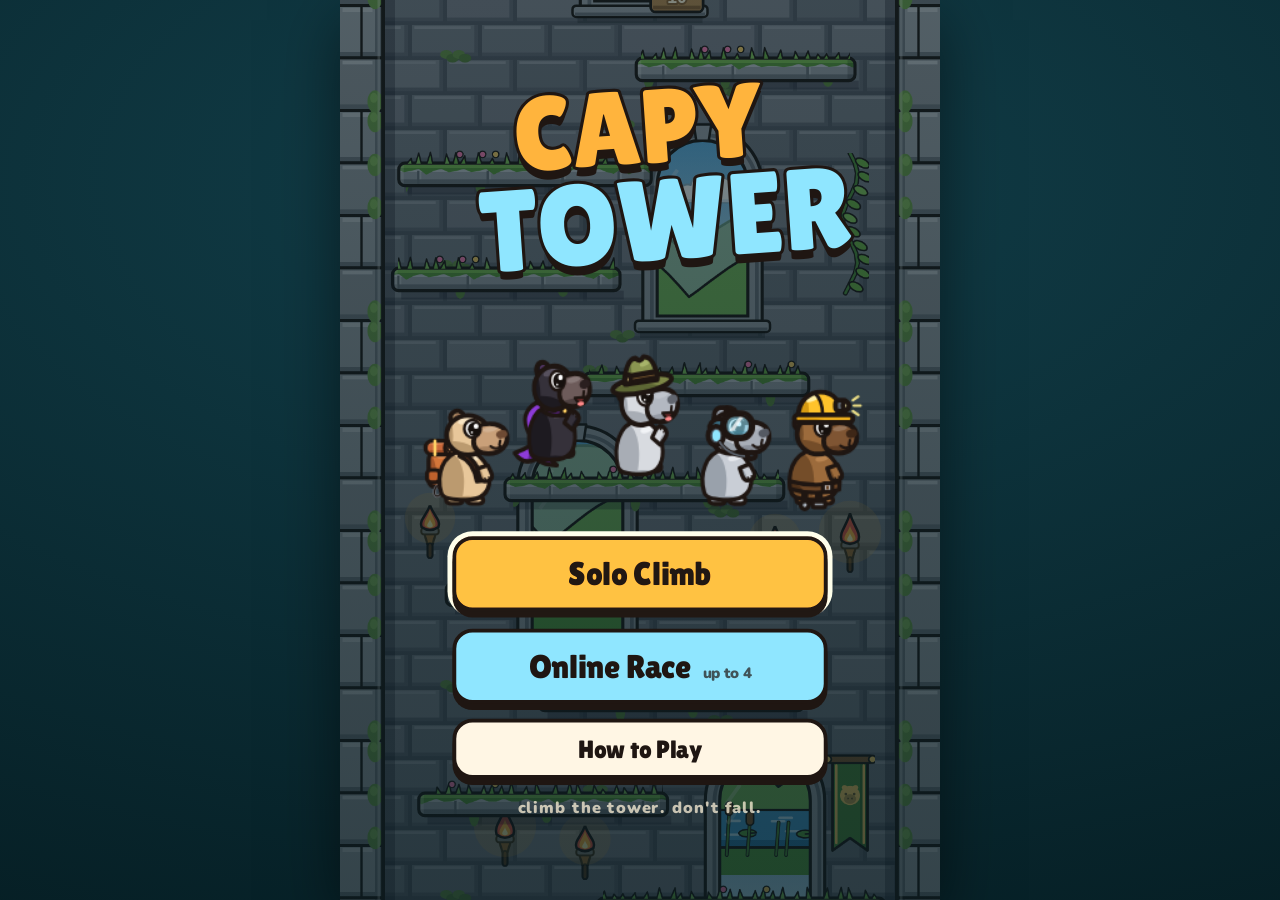
<file: index.html>
<!DOCTYPE html>
<html lang="en">
<head>
<meta charset="UTF-8">
<meta name="viewport" content="width=device-width, initial-scale=1.0, maximum-scale=1, user-scalable=no, viewport-fit=cover">
<meta name="theme-color" content="#0b3b45">
<meta name="description" content="Icy Tower with the Capy Leap crew: sprint, ricochet off the walls, chain combos and race friends online.">
<meta name="mobile-web-app-capable" content="yes">
<meta name="apple-mobile-web-app-capable" content="yes">
<meta name="apple-mobile-web-app-status-bar-style" content="black-translucent">
<meta name="apple-mobile-web-app-title" content="Capy Tower">
<meta name="format-detection" content="telephone=no">
<link rel="manifest" href="manifest.json">
<link rel="icon" type="image/png" sizes="192x192" href="icons/icon-192.png">
<link rel="apple-touch-icon" href="icons/apple-touch-icon.png">
<title>Capy Tower</title>
<link rel="preconnect" href="https://fonts.googleapis.com">
<link rel="preconnect" href="https://fonts.gstatic.com" crossorigin>
<link href="https://fonts.googleapis.com/css2?family=Lilita+One&family=Nunito:wght@700;900&display=swap" rel="stylesheet">
<link rel="stylesheet" href="style.css">
</head>
<body>
<div id="stage">
  <canvas id="game" width="480" height="720"></canvas>

  <section class="screen" id="s-title">
    <div class="logo"><span>CAPY</span><span>TOWER</span></div>
    <canvas class="title-capy" id="title-capy" width="360" height="200"></canvas>
    <div class="menu">
      <button class="btn big" data-go="solo" data-pad-start>Solo Climb</button>
      <button class="btn big alt" data-go="online">Online Race <small>up to 4</small></button>
      <button class="btn" data-go="howto">How to Play</button>
      <button class="btn ghost" id="install" hidden>📲 Install the app</button>
    </div>
    <div class="records" id="records"></div>
  </section>

  <section class="screen" id="s-select">
    <h2 class="heading">Pick your capy</h2>
    <div class="roster" id="roster"></div>
    <div class="char-info" id="char-info"></div>
    <div class="row">
      <button class="btn ghost" data-back>Back</button>
      <button class="btn big" id="select-go" data-pad-start>Let's climb!</button>
    </div>
    <p class="hint" data-pad="◀ ▶ to choose · {0} to go · {1} back">← → to choose · Enter to go</p>
  </section>

  <section class="screen" id="s-maps">
    <h2 class="heading">Pick a tower</h2>
    <div class="maplist" id="maplist"></div>
    <div class="row">
      <button class="btn ghost" data-back>Back</button>
      <button class="btn big" id="maps-go" data-pad-start>Climb!</button>
    </div>
    <p class="hint" data-pad="▲ ▼ to choose · {0} to climb · {1} back">↑ ↓ to choose · Enter to climb</p>
  </section>

  <section class="screen" id="s-ending">
    <video id="ending-video" playsinline preload="auto"></video>
    <div id="ending-title"></div>
    <button class="btn ghost" id="ending-skip">Skip ▸</button>
  </section>

  <section class="screen" id="s-online">
    <h2 class="heading">Online Race</h2>
    <p class="sub">Same tower, up to four capybaras. Last one standing wins.</p>
    <label class="field">Your name
      <input id="name" maxlength="12" autocomplete="off" spellcheck="false">
    </label>
    <div class="menu">
      <button class="btn big" id="quick" data-pad-default>Quick Race</button>
      <button class="btn alt" id="create">Create Private Room</button>
      <div class="join">
        <input id="code" maxlength="4" placeholder="CODE" autocomplete="off" spellcheck="false">
        <button class="btn alt" id="join">Join</button>
      </div>
    </div>
    <p class="status" id="online-status"></p>
    <button class="btn ghost" data-back>Back</button>
  </section>

  <section class="screen" id="s-lobby">
    <h2 class="heading">Room <span id="room-code" class="code"></span></h2>
    <p class="sub" id="lobby-sub">Share the code with friends</p>
    <div class="map-pick" id="map-pick">
      <button class="btn ghost" id="map-prev" aria-label="Previous tower">◀</button>
      <div><em id="lobby-map-tag"></em><b id="lobby-map-name"></b></div>
      <button class="btn ghost" id="map-next" aria-label="Next tower">▶</button>
    </div>
    <div class="slots" id="slots"></div>
    <div class="row">
      <button class="btn ghost" id="leave" data-pad-back>Leave</button>
      <button class="btn alt" id="change-char">Change Capy</button>
      <button class="btn alt" id="invite">Invite</button>
      <button class="btn big" id="ready" data-pad-start>Ready</button>
    </div>
    <p class="status" id="lobby-status"></p>
  </section>

  <section class="screen" id="s-over">
    <h2 class="heading big-over">Game Over</h2>
    <div class="scorecard" id="scorecard"></div>
    <div class="row">
      <button class="btn ghost" data-go="title" data-pad-back>Menu</button>
      <button class="btn alt" data-go="select">Change Capy</button>
      <button class="btn big" id="again" data-pad-start>Climb Again</button>
    </div>
    <p class="hint" data-pad="{0} to climb again · {1} menu">Space to climb again</p>
  </section>

  <section class="screen" id="s-results">
    <h2 class="heading">Race Results</h2>
    <div class="podium" id="podium"></div>
    <div class="row">
      <button class="btn ghost" id="results-leave">Leave Room</button>
      <button class="btn big" id="rematch" data-pad-back data-pad-start>Back to Lobby</button>
    </div>
  </section>

  <section class="screen" id="s-howto">
    <h2 class="heading">How to Play</h2>
    <ul class="howto">
      <li><b>← →</b> or <b>A D</b> run · <b>Space / ↑ / W</b> jump</li>
      <li><b>Speed = height.</b> Build a run-up and your capy jumps way higher. At full tilt it cartwheels.</li>
      <li><b>Ricochet off the walls:</b> hit a wall in mid-air and you fly back the other way at full speed. Steer the new way straight away to keep it. Jump right as you reach a wall to kick off it.</li>
      <li><b>Combos:</b> chain jumps of 2+ floors before the meter on the left runs out. Score = 10 × floor + combo².</li>
      <li>The tower starts moving at floor 5 and <b>speeds up every 30 s</b>. Drop off the bottom and it's over.</li>
      <li><b>P</b> pause · <b>M</b> mute · <b>N</b> next track</li>
      <li class="pad-help"><b>Controller:</b> stick or <b>◀ ▶</b> run · <b data-l="0">A</b> or <b>▲</b> jump · <b data-l="9">+</b> pause · <b data-l="1">B</b> back</li>
      <li><b>On a phone:</b> slide your left thumb on the pad to run, tap JUMP with your right. Turn the phone sideways for side controls.</li>
    </ul>
    <button class="btn big" data-back>Got it</button>
  </section>

  <section class="screen" id="s-install">
    <h2 class="heading">Install on iPhone</h2>
    <ol class="howto">
      <li>Tap the <b>Share</b> button <span class="ios-share">⬆︎</span> in Safari's toolbar.</li>
      <li>Scroll down and tap <b>Add to Home Screen</b>.</li>
      <li>Open <b>Capy Tower</b> from your home screen: full screen, no browser bars, and solo climbs work offline.</li>
    </ol>
    <button class="btn big" data-back>Got it</button>
  </section>

  <button id="pause-btn" aria-label="Pause">❚❚</button>
  <div id="toast"></div>
  <div id="track"></div>
</div>
<div id="safe-probe"></div>
<div id="touch" aria-hidden="true">
  <div id="steer"><i class="l">◀</i><b class="knob"></b><i class="r">▶</i></div>
  <div id="jump-pad"><span>JUMP</span></div>
</div>
<script src="js/capy-pad.js"></script>
<script type="module" src="js/main.js"></script>
</body>
</html>
</file>
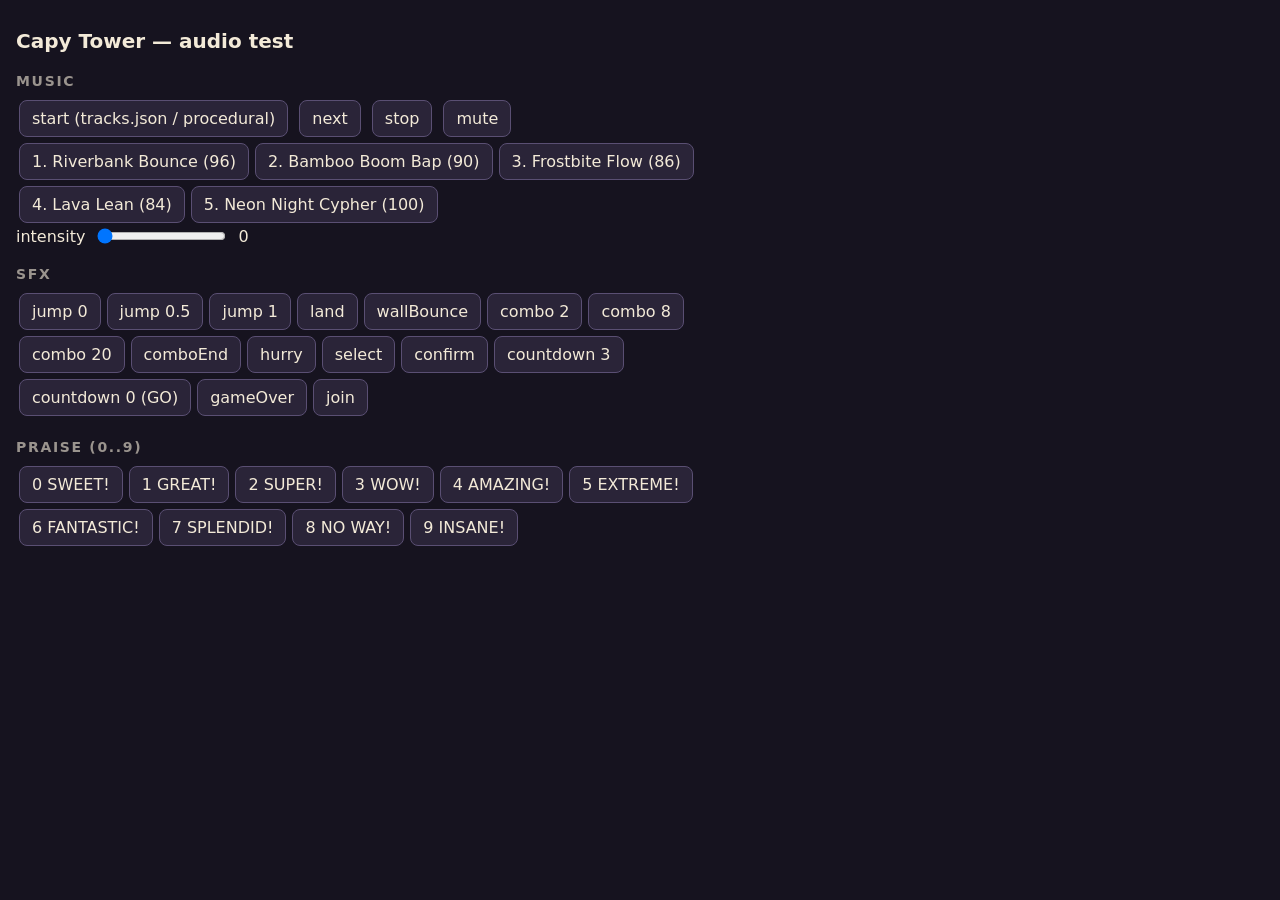
<file: dev/audio.html>
<!DOCTYPE html>
<html lang="en">
<head>
<meta charset="UTF-8">
<meta name="viewport" content="width=device-width, initial-scale=1">
<title>Capy Tower audio test</title>
<style>
  body{font-family:system-ui,sans-serif;background:#16131f;color:#f3ead8;margin:0;padding:16px;max-width:760px}
  h1{font-size:20px} h2{font-size:14px;letter-spacing:.12em;opacity:.6;margin:20px 0 8px}
  button{font:inherit;margin:3px;padding:8px 12px;border-radius:8px;border:1px solid #5a4f73;background:#2a2438;color:inherit;cursor:pointer}
  button:hover{background:#3a3150}
  #now{font-family:ui-monospace,monospace;margin:10px 0}
  label{display:flex;gap:10px;align-items:center}
</style>
</head>
<body>
<h1>Capy Tower — audio test</h1>
<div id="now">not started (click anything)</div>
<h2>MUSIC</h2>
<div>
  <button id="start">start (tracks.json / procedural)</button>
  <button id="next">next</button>
  <button id="stop">stop</button>
  <button id="mute">mute</button>
</div>
<div id="tracks"></div>
<label>intensity <input id="int" type="range" min="0" max="1" step="0.01" value="0"> <span id="intv">0</span></label>
<h2>SFX</h2>
<div id="sfx"></div>
<h2>PRAISE (0..9)</h2>
<div id="praise"></div>
<script type="module">
import { createAudio, TRACKS } from '../js/audio.js';
let A = null;
const $ = id => document.getElementById(id);
const get = () => (A ||= createAudio({ base: '../' }));
const show = () => { $('now').textContent = A ? `${A.music.mode || 'stopped'} · ${A.music.trackName}${A.muted ? ' · muted' : ''}` : ''; };
setInterval(show, 300);
const btn = (parent, label, fn) => { const b = document.createElement('button'); b.textContent = label; b.onclick = () => { fn(get()); show(); }; $(parent).appendChild(b); };
$('start').onclick = () => get().music.start();
$('next').onclick = () => get().music.next();
$('stop').onclick = () => get().music.stop();
$('mute').onclick = () => { const a = get(); a.setMuted(!a.muted); };
TRACKS.forEach((t, i) => btn('tracks', `${i + 1}. ${t.name} (${t.bpm})`, a => a.music.play(i)));
$('int').oninput = e => { $('intv').textContent = e.target.value; get().music.setIntensity(+e.target.value); };
const S = [
  ['jump 0', a => a.sfx.jump(0)], ['jump 0.5', a => a.sfx.jump(0.5)], ['jump 1', a => a.sfx.jump(1)],
  ['land', a => a.sfx.land()], ['wallBounce', a => a.sfx.wallBounce()],
  ['combo 2', a => a.sfx.combo(2)], ['combo 8', a => a.sfx.combo(8)], ['combo 20', a => a.sfx.combo(20)],
  ['comboEnd', a => a.sfx.comboEnd()], ['hurry', a => a.sfx.hurry()],
  ['select', a => a.sfx.select()], ['confirm', a => a.sfx.confirm()],
  ['countdown 3', a => a.sfx.countdown(3)], ['countdown 0 (GO)', a => a.sfx.countdown(0)],
  ['gameOver', a => a.sfx.gameOver()], ['join', a => a.sfx.join()],
];
S.forEach(([l, f]) => btn('sfx', l, f));
['SWEET', 'GREAT', 'SUPER', 'WOW', 'AMAZING', 'EXTREME', 'FANTASTIC', 'SPLENDID', 'NO WAY', 'INSANE']
  .forEach((w, i) => btn('praise', `${i} ${w}!`, a => a.sfx.praise(i)));
window.__audio = () => A;
</script>
</body>
</html>
</file>
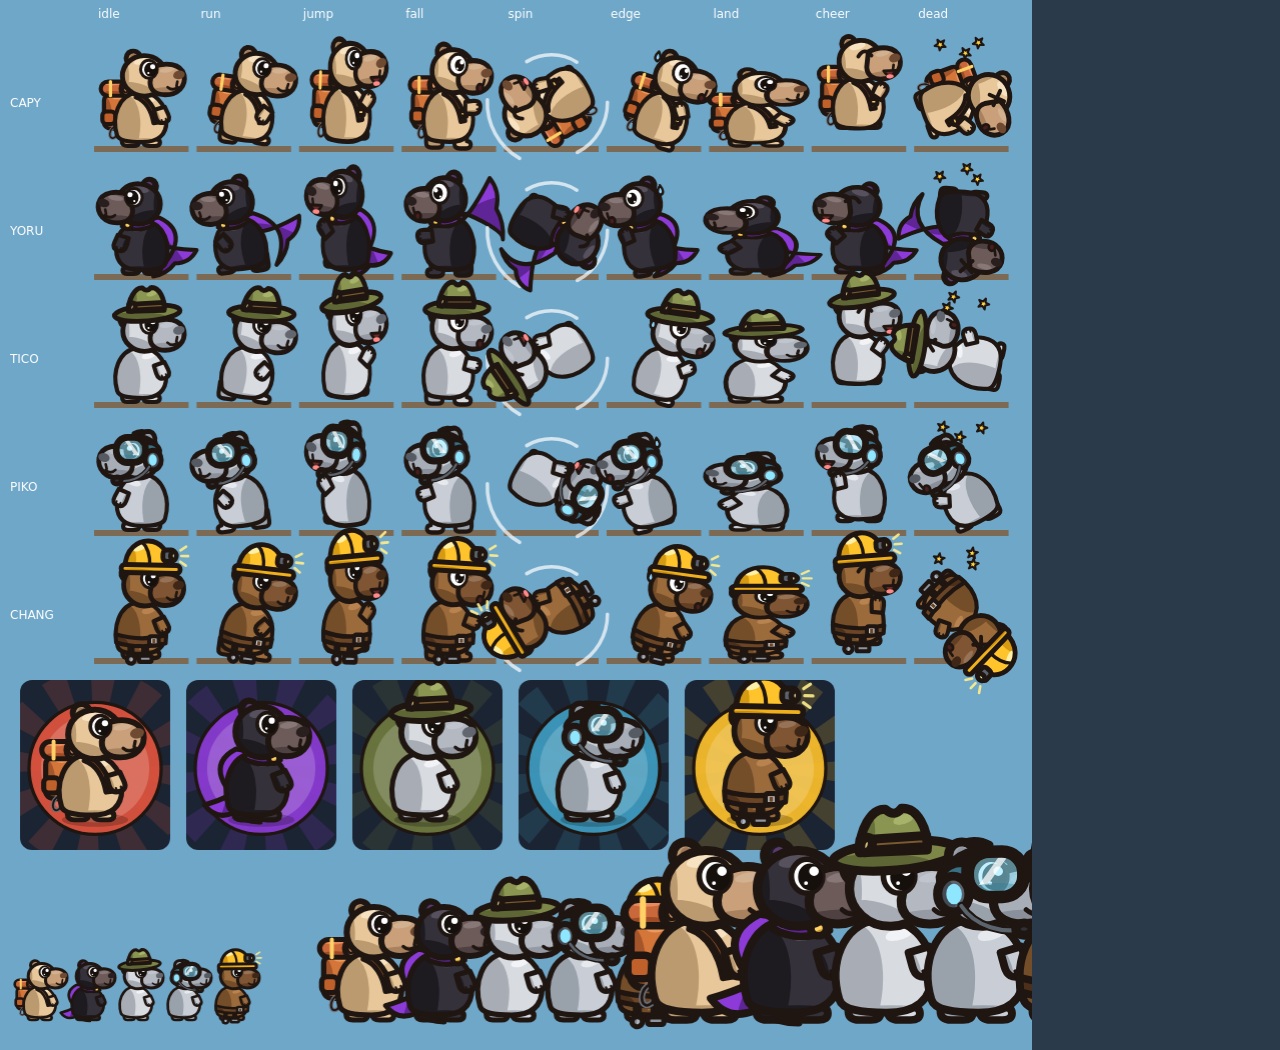
<file: dev/characters.html>
<!doctype html>
<html lang="en"><head><meta charset="utf-8"><title>Capy Tower — character sheet</title>
<style>body{margin:0;background:#2b3a4a;color:#fff;font:12px system-ui}canvas{display:block}</style></head>
<body>
<canvas id="c"></canvas>
<script type="module">
import { CHARACTERS, drawCharacter, drawPortrait } from '../js/characters.js';
const q = new URLSearchParams(location.search);
const fixedT = q.has('t') ? +q.get('t') : null;
const ANIMS = ['idle', 'run', 'jump', 'fall', 'spin', 'edge', 'land', 'cheer', 'dead'];
const SC = +(q.get('scale') || 1.6);
const CW = 64 * SC, RH = 80 * SC, PW = 150, PH = 170;
const W = 90 + ANIMS.length * CW + 20, H = 30 + CHARACTERS.length * RH + PH + 40 + 170;
const cv = document.getElementById('c'), ctx = cv.getContext('2d');
const dpr = window.devicePixelRatio || 1;
cv.width = W * dpr; cv.height = H * dpr; cv.style.width = W + 'px'; cv.style.height = H + 'px';
function frame(ms) {
  const T = fixedT !== null ? fixedT : ms / 1000;
  ctx.setTransform(dpr, 0, 0, dpr, 0, 0);
  ctx.fillStyle = '#6fa7c9'; ctx.fillRect(0, 0, W, H);
  ctx.fillStyle = '#fff'; ctx.font = '12px system-ui';
  ANIMS.forEach((a, i) => ctx.fillText(a, 90 + i * CW + 8, 18));
  CHARACTERS.forEach((ch, row) => {
    const y0 = 30 + row * RH;
    ctx.fillStyle = '#fff'; ctx.fillText(ch.name, 10, y0 + RH * 0.6);
    ANIMS.forEach((a, i) => {
      const x = 90 + i * CW + CW / 2, fy = y0 + RH - 12;
      ctx.fillStyle = '#7c6a55'; ctx.fillRect(x - CW / 2 + 4, fy, CW - 8, 6);
      ctx.save(); ctx.translate(x, fy); ctx.scale(SC, SC);
      const facing = row % 2 ? -1 : 1;
      drawCharacter(ctx, ch.id, { anim: a, t: T + row * 0.37, facing, vx: a === 'run' ? 300 * facing : 120, vy: a === 'jump' ? 700 : a === 'fall' ? -900 : 0, squash: a === 'land' ? 0.8 : 0, spin: (T * 12) % (Math.PI * 2) });
      ctx.restore();
    });
  });
  const py = 30 + CHARACTERS.length * RH + 10;
  CHARACTERS.forEach((ch, i) => {
    ctx.save(); ctx.translate(20 + i * (PW + 16), py);
    ctx.fillStyle = '#1b2433'; ctx.beginPath(); ctx.roundRect(0, 0, PW, PH, 12); ctx.fill();
    drawPortrait(ctx, ch.id, PW, PH, T + i);
    ctx.restore();
  });
  // scale strip: 1x, 2x, 3x
  const sy = py + PH + 170;
  [1, 2, 3].forEach((s, i) => CHARACTERS.forEach((ch, j) => {
    ctx.save(); ctx.translate(40 + i * 330 + j * (26 + s * 22) , sy); ctx.scale(s, s);
    drawCharacter(ctx, ch.id, { anim: 'idle', t: T, facing: 1 }); ctx.restore();
  }));
  window.done = true;
  if (fixedT === null) requestAnimationFrame(frame);
}
requestAnimationFrame(frame);
</script></body></html>
</file>
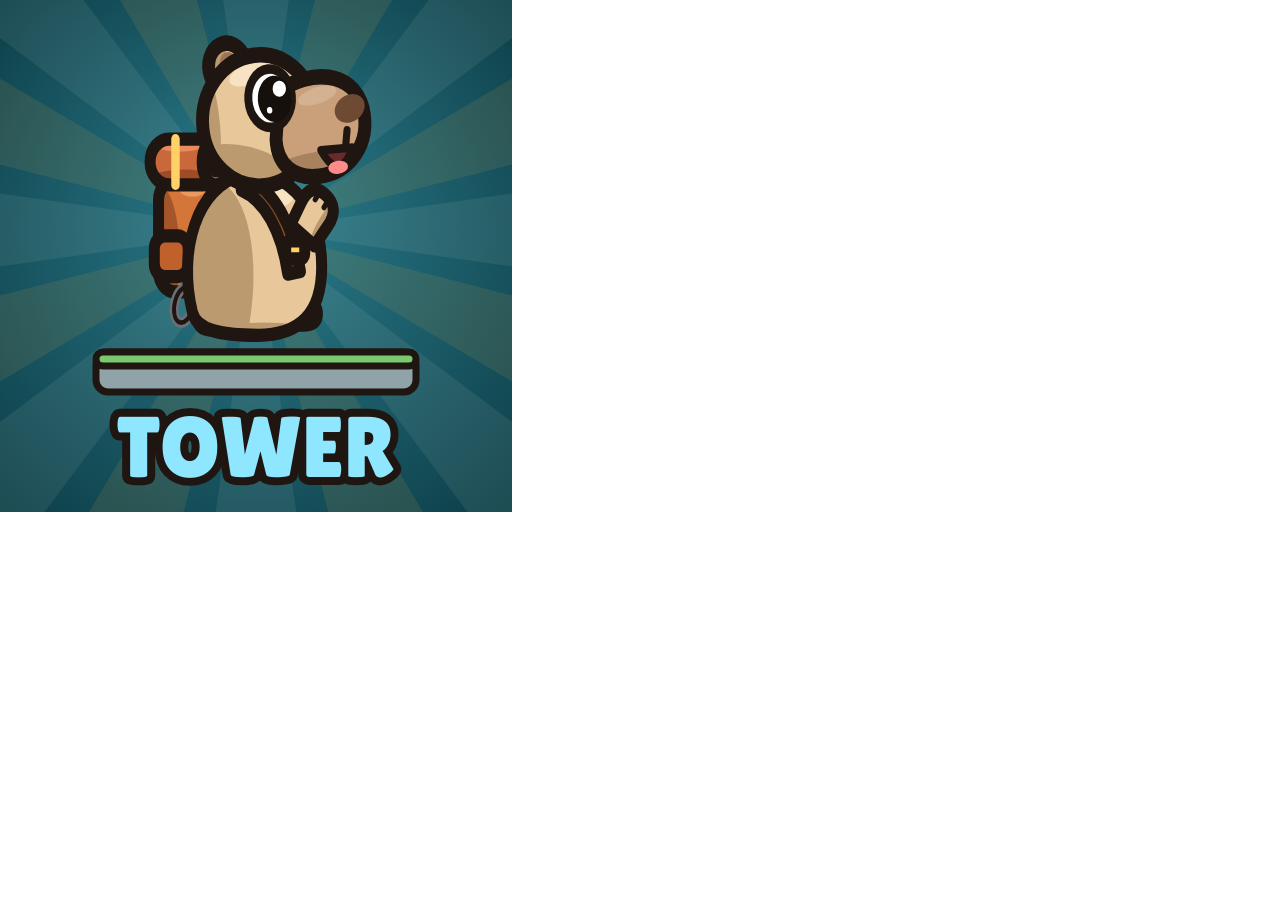
<file: dev/icon.html>
<!DOCTYPE html>
<!-- App icon generator: ?s=512&mask=1 (mask = maskable safe zone padding).
     Rendered to icons/*.png by a Playwright screenshot of the canvas. -->
<html><head><meta charset="utf-8"><style>html,body{margin:0;background:transparent}canvas{display:block}</style>
<link href="https://fonts.googleapis.com/css2?family=Lilita+One&display=swap" rel="stylesheet"></head>
<body><canvas id="c"></canvas>
<script type="module">
import { drawCharacter } from '../js/characters.js';
const q = new URLSearchParams(location.search);
const S = +(q.get('s') || 512), mask = q.get('mask') === '1';
const c = document.getElementById('c'); c.width = c.height = S;
const g = c.getContext('2d');
await document.fonts.load('80px "Lilita One"').catch(() => {});
const k = S / 512;
g.scale(k, k);
// background: tower-stone teal with a sunburst
const bg = g.createRadialGradient(256, 200, 20, 256, 256, 380);
bg.addColorStop(0, '#2b7b8a'); bg.addColorStop(1, '#0b3b45');
g.fillStyle = bg; g.fillRect(0, 0, 512, 512);
g.save(); g.translate(256, 230);
for (let i = 0; i < 16; i++) { g.rotate(Math.PI / 8); g.fillStyle = i % 2 ? 'rgba(255,243,218,.07)' : 'rgba(255,180,61,.10)';
  g.beginPath(); g.moveTo(0, 0); g.lineTo(-60, -420); g.lineTo(60, -420); g.closePath(); g.fill(); }
g.restore();
const z = mask ? 0.78 : 1;            // maskable icons keep art inside the 80% safe circle
g.translate(256, 256); g.scale(z, z); g.translate(-256, -256);
// platform
g.fillStyle = '#8fa3a8'; g.strokeStyle = '#1f1612'; g.lineWidth = 7; g.lineJoin = 'round';
g.beginPath(); g.roundRect(96, 352, 320, 40, 12); g.fill(); g.stroke();
g.fillStyle = '#7bc96f'; g.beginPath(); g.roundRect(96, 352, 320, 14, 8); g.fill(); g.stroke();
// capy mid-jump
g.save(); g.translate(256, 348); g.scale(4.6, 4.6);
drawCharacter(g, q.get('char') || 'capy', { anim: 'jump', t: 0.1, facing: 1, spin: 0, squash: 0, vx: 0, vy: 600 });
g.restore();
// title band
if (!q.has('notext')) {
  g.font = '86px "Lilita One", sans-serif'; g.textAlign = 'center'; g.textBaseline = 'middle';
  g.lineWidth = 16; g.strokeStyle = '#1f1612';
  g.strokeText('TOWER', 256, 450); g.fillStyle = '#8fe6ff'; g.fillText('TOWER', 256, 450);
}
document.title = 'ready';
</script></body></html>
</file>
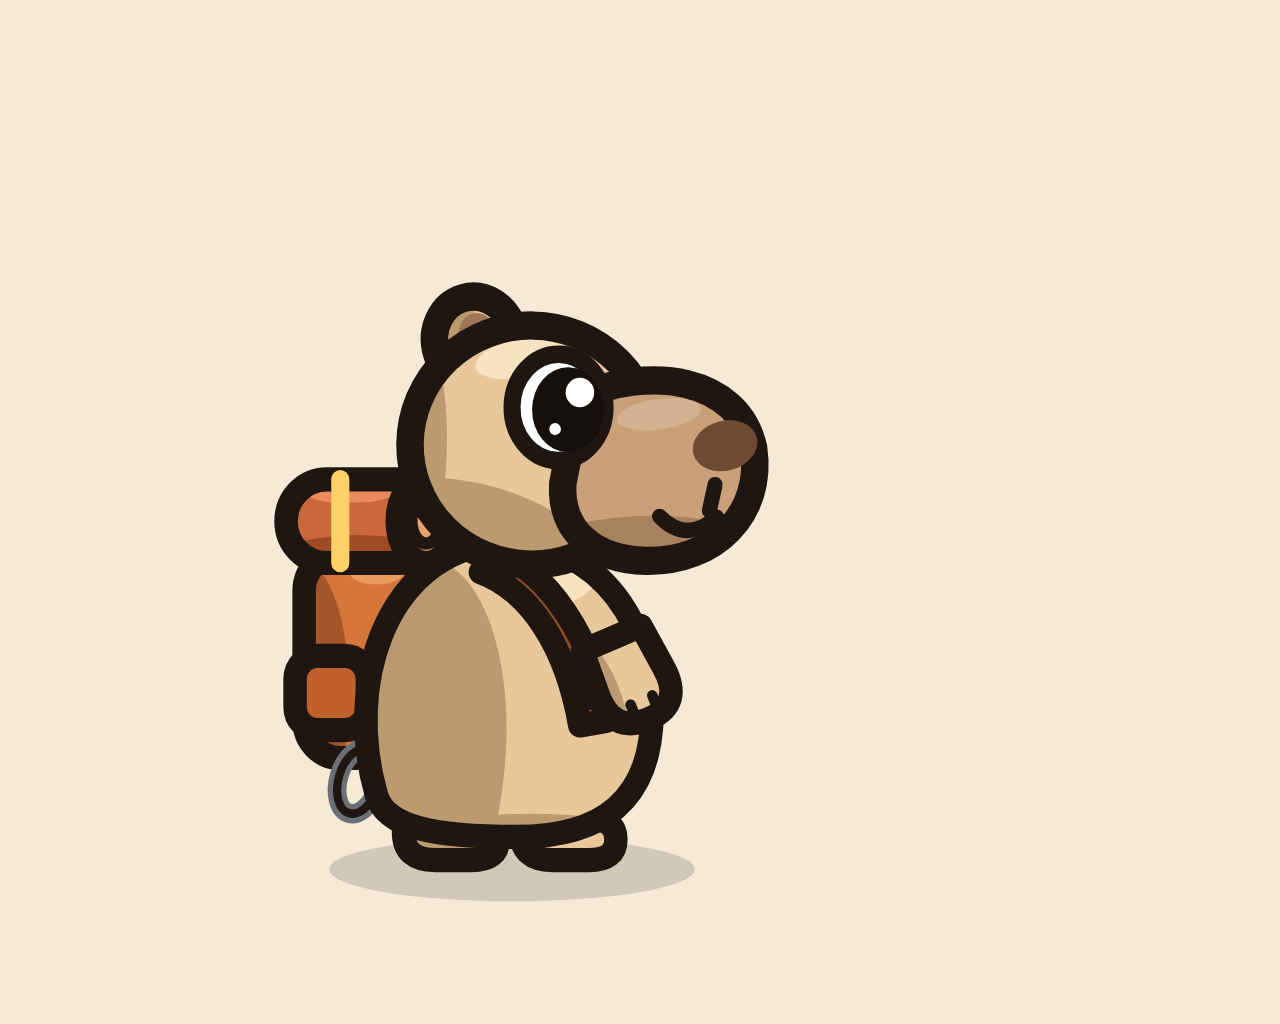
<file: dev/refsheet.html>
<!DOCTYPE html>
<!-- Character reference renders for the Grok Imagine ending prompts:
     ?char=capy&pose=idle|cheer|both&s=1024&bg=flat|clear -->
<html><head><meta charset="utf-8"><style>html,body{margin:0;background:transparent}canvas{display:block}</style></head>
<body><canvas id="c"></canvas>
<script type="module">
import { drawCharacter } from '../js/characters.js';
const q = new URLSearchParams(location.search);
const id = q.get('char') || 'capy', pose = q.get('pose') || 'both', S = +(q.get('s') || 1024);
const both = pose === 'both';
const c = document.getElementById('c'); c.width = both ? S * 2 : S; c.height = S;
const g = c.getContext('2d');
if (q.get('bg') !== 'clear') { g.fillStyle = '#f4ead6'; g.fillRect(0, 0, c.width, c.height); }
const poses = both ? ['idle', 'cheer'] : [pose];
poses.forEach((p, i) => {
  g.save();
  g.translate(S * i + S / 2, S * 0.84);
  const k = S / 112;                      // character is ~52-66 px tall (more with a cheer hop) at scale 1
  g.scale(k, k);
  if (q.get('bg') !== 'clear') {
    g.fillStyle = 'rgba(31,22,18,.16)'; g.beginPath(); g.ellipse(0, 1, 20, 3.5, 0, 0, Math.PI * 2); g.fill();
  }
  drawCharacter(g, id, { anim: p, t: p === 'cheer' ? 0.35 : 0.9, facing: 1, spin: 0, squash: 0, vx: 0, vy: 0, blink: false });
  g.restore();
});
document.title = 'ready';
</script></body></html>
</file>
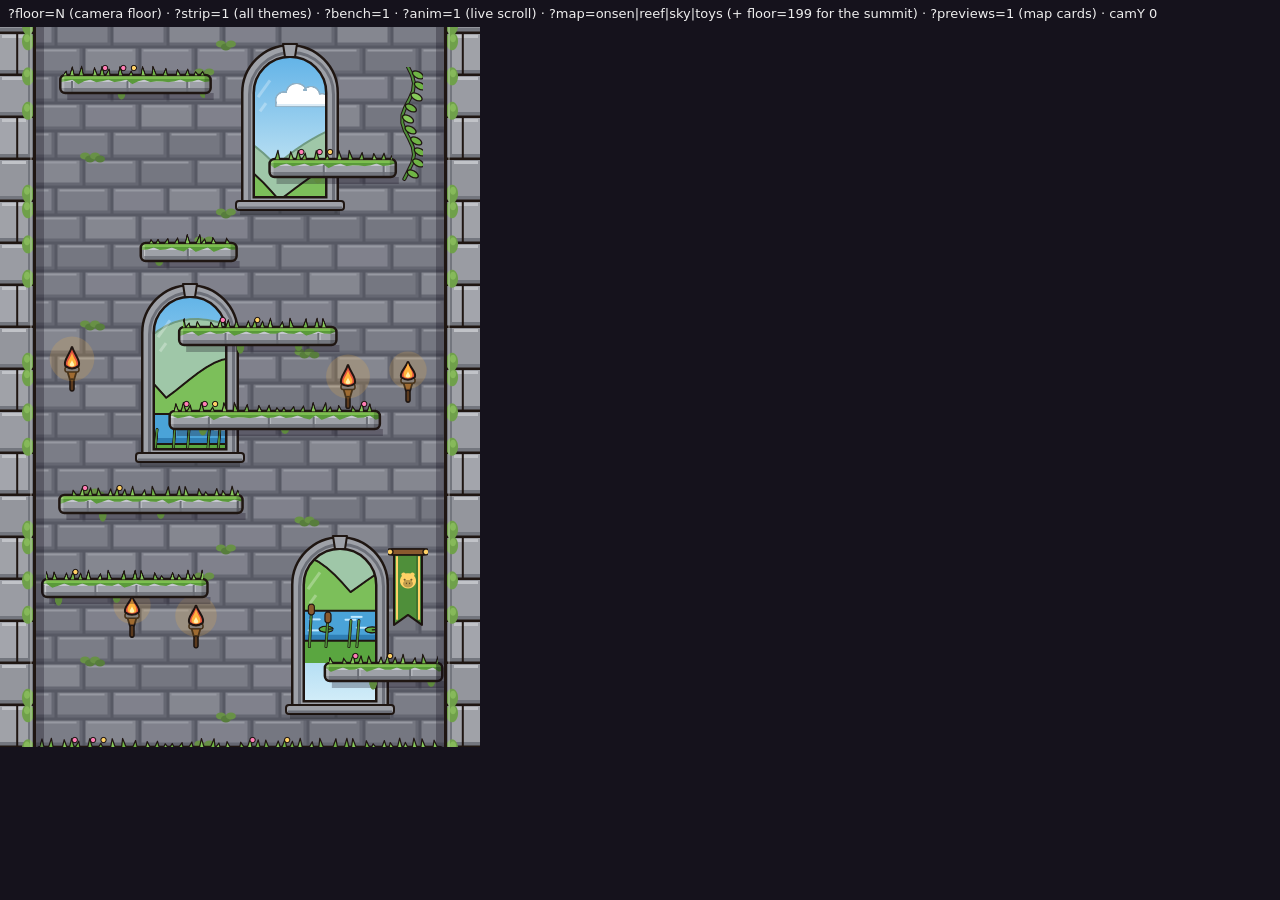
<file: dev/world.html>
<!DOCTYPE html>
<html lang="en">
<head>
<meta charset="UTF-8">
<title>World preview</title>
<style>
  body{margin:0;background:#15121c;color:#eee;font:13px system-ui,sans-serif}
  #main{display:block}
  #strip{display:flex;gap:6px;padding:6px}
  #strip figure{margin:0;text-align:center}
  #bar{padding:6px 8px}
  a{color:#8fe6ff}
</style>
</head>
<body>
<div id="bar">
  ?floor=N (camera floor) · ?strip=1 (all themes) · ?bench=1 · ?anim=1 (live scroll) ·
  ?map=onsen|reef|sky|toys (+ floor=199 for the summit) · ?previews=1 (map cards) ·
  <span id="info"></span>
</div>
<canvas id="main"></canvas>
<div id="strip"></div>
<script type="module">
import { VIEW_W, VIEW_H, WALL_W, FLOOR_GAP, THEMES, preloadWorld, setWorldMap, drawMapPreview,
         drawBackground, drawPlatform, drawSideWalls } from '../js/world.js';

const q = new URLSearchParams(location.search);
const K = +(q.get('k') || 1);
const time0 = +(q.get('t') || 3.2);
const MAPDEF = { onsen: { themes: [7], kinds: ['geyser'] }, reef: { themes: [8], kinds: ['jelly'] },
                 sky: { themes: [9], kinds: ['cloud'] }, toys: { themes: [10], kinds: ['conveyor', 'spring'] } }[q.get('map')];
const SUMMIT = 200;
if (MAPDEF) setWorldMap({ themes: MAPDEF.themes, span: 50, summit: SUMMIT });

function rnd(seed) { let s = seed >>> 0 || 1; return () => { s ^= s << 13; s >>>= 0; s ^= s >>> 17; s ^= s << 5; s >>>= 0; return s / 4294967296; }; }
const plats = new Map();
function platFor(n) {
  if (MAPDEF && n > SUMMIT) return null;
  if (!plats.has(n)) {
    if (n % 50 === 0 || (MAPDEF && n === SUMMIT)) plats.set(n, { n, x0: WALL_W, x1: VIEW_W - WALL_W, kind: MAPDEF && n === SUMMIT ? 'summit' : 'normal' });
    else {
      const r = rnd(n * 977 + 13); r(); r();
      const w = 90 + r() * 130, x0 = WALL_W + r() * (VIEW_W - 2 * WALL_W - w);
      const p = { n, x0, x1: x0 + w };
      if (MAPDEF && n % 2 === 1) {
        p.kind = MAPDEF.kinds[((n - 1) / 2) % MAPDEF.kinds.length];
        p.dir = n % 4 === 1 ? 1 : -1;
        p.fx = { warn: 0, erupt: 0, squish: 0, spring: 0 };
        if (p.kind === 'spring') p.x1 = Math.min(p.x1, p.x0 + 120);
        if (p.kind === 'cloud') { p.bx = p.x0; p.w0 = p.x1 - p.x0; }
      }
      plats.set(n, p);
    }
  }
  return plats.get(n);
}
// fake fx so every kind shows its animation (game.js drives these for real)
function animate(p, time) {
  if (!p || !p.fx) return;
  const ph = (time * .45 + p.n * .37) % 1;
  if (p.kind === 'geyser') { p.fx.warn = ph > .45 && ph < .7 ? 1 : 0; p.fx.erupt = ph >= .7 ? Math.min(1, (ph - .7) / .08) : 0; }
  if (p.kind === 'jelly' || p.kind === 'spring') { p.fx.squish = ph < .15 ? Math.sin(ph / .15 * Math.PI) : 0; p.fx.spring = ph >= .15 && ph < .3 ? Math.sin((ph - .15) / .15 * Math.PI) : 0; }
  if (p.kind === 'cloud') { const a = Math.sin(time * 1.4 + p.n) * 70; const x0 = Math.max(WALL_W, Math.min(VIEW_W - WALL_W - p.w0, p.bx + a)); p.x0 = x0; p.x1 = x0 + p.w0; }
}
function scene(ctx, camY, time, k) {
  ctx.setTransform(k, 0, 0, k, 0, 0);
  drawBackground(ctx, camY, time);
  const n0 = Math.floor(camY / FLOOR_GAP) - 1, n1 = Math.ceil((camY + VIEW_H) / FLOOR_GAP) + 1;
  for (let n = Math.max(0, n0); n <= n1; n++) { const p = platFor(n); if (!p) continue; animate(p, time); drawPlatform(ctx, p, camY, time); }
  drawSideWalls(ctx, camY, time);
}
function makeCanvas(k, parent) {
  const c = document.createElement('canvas');
  c.width = VIEW_W * k; c.height = VIEW_H * k;
  c.style.width = VIEW_W * k + 'px'; c.style.height = VIEW_H * k + 'px';
  (parent || document.body).appendChild(c);
  return c;
}

preloadWorld();
const main = document.getElementById('main');
if (q.get('previews')) {
  main.remove();
  const strip = document.getElementById('strip');
  const sets = [[0, 1, 2, 3, 4, 5, 6], [7], [8], [9], [10]];
  sets.forEach(th => {
    const f = document.createElement('figure');
    const c = document.createElement('canvas'); c.width = 200; c.height = 150; f.appendChild(c);
    const cap = document.createElement('figcaption'); cap.textContent = THEMES[th[0]].name; f.appendChild(cap);
    strip.appendChild(f);
    drawMapPreview(c.getContext('2d'), th, 200, 150, time0);
  });
  // after previews, the classic map state must be untouched
  window.done = true;
} else if (q.get('strip')) {
  main.remove();
  const strip = document.getElementById('strip');
  const k = +(q.get('k') || .5);
  const at = q.get('at') ? +q.get('at') : 22;
  THEMES.forEach((T, i) => {
    const f = document.createElement('figure');
    const c = makeCanvas(k, f);
    const cap = document.createElement('figcaption'); cap.textContent = i + ' ' + T.name; f.appendChild(cap);
    strip.appendChild(f);
    if (i > 6) setWorldMap({ themes: [i], span: 50, summit: null }); else setWorldMap({});
    scene(c.getContext('2d'), ((i > 6 ? 0 : i * 50) + at) * FLOOR_GAP - 150, time0, k);
  });
  setWorldMap({});
  window.done = true;
} else {
  main.width = VIEW_W * K; main.height = VIEW_H * K;
  main.style.width = VIEW_W * K + 'px'; main.style.height = VIEW_H * K + 'px';
  const ctx = main.getContext('2d');
  let camY = +(q.get('floor') || 0) * FLOOR_GAP - 120;
  if (camY < 0) camY = 0;
  if (MAPDEF) camY = Math.min(camY, SUMMIT * FLOOR_GAP - 140);   // the game stops the camera at the summit
  if (q.get('bench')) {
    const N = 300;
    scene(ctx, camY, 0, K);
    const t0 = performance.now();
    for (let i = 0; i < N; i++) scene(ctx, camY + i * 3, i / 60, K);
    const ms = (performance.now() - t0) / N;
    document.getElementById('info').textContent = `avg ${ms.toFixed(2)} ms/frame over ${N} frames`;
    window.benchMs = ms;
    window.done = true;
  } else if (q.get('anim')) {
    let t = 0;
    const loop = () => { t += 1 / 60; camY += 1.5; scene(ctx, camY, t, K); document.getElementById('info').textContent = 'floor ' + (camY / FLOOR_GAP).toFixed(1); requestAnimationFrame(loop); };
    loop(); window.done = true;
  } else {
    scene(ctx, camY, time0, K);
    document.getElementById('info').textContent = 'camY ' + camY;
    window.done = true;
  }
}
</script>
</body>
</html>
</file>
<file: style.css>
:root{
  --ink:#1f1612; --cream:#fff3da; --paper:#fff6e4;
  --mango:#ffb43d; --melon:#ff6b5a; --lily:#7be08a; --ice:#8fe6ff; --grape:#8d3bd8;
  --river:#0b3b45; --river-2:#082b33;
  --display:"Lilita One","Trebuchet MS",system-ui,sans-serif;
  --body:"Nunito","Trebuchet MS",system-ui,sans-serif;
  --fit:1;
}
*{box-sizing:border-box;margin:0;padding:0;-webkit-tap-highlight-color:transparent}
html,body{position:fixed;inset:0;height:100%;overflow:hidden;overscroll-behavior:none;
  background:radial-gradient(120% 90% at 50% 20%,#123f4a,#061f25);color:var(--cream);font-family:var(--body);
  -webkit-text-size-adjust:100%;text-size-adjust:100%}
body{display:flex;align-items:center;justify-content:center;touch-action:none;user-select:none;-webkit-user-select:none;
  -webkit-touch-callout:none}
button,.btn,.card{touch-action:manipulation}
input{touch-action:manipulation;-webkit-user-select:text;user-select:text}
/* phone in play: game sits at the top, controls get the space below it */
body.dock{align-items:flex-start;padding-top:env(safe-area-inset-top)}
body.side{padding-top:0}
#safe-probe{position:fixed;visibility:hidden;pointer-events:none;padding-top:env(safe-area-inset-top);
  padding-bottom:env(safe-area-inset-bottom)}
#stage{position:relative;overflow:hidden;box-shadow:0 20px 60px rgba(0,0,0,.5)}
#game{display:block;position:absolute;inset:0}

/* ---------- screens: sized in logical px, scaled with the canvas ---------- */
.screen{position:absolute;left:0;top:0;width:480px;height:720px;transform:scale(var(--fit));transform-origin:0 0;
  display:none;flex-direction:column;align-items:center;justify-content:center;gap:14px;padding:28px 32px;text-align:center;
  background:linear-gradient(rgba(6,26,32,.25),rgba(6,26,32,.55))}
.screen.on{display:flex;animation:pop .22s ease-out}
@keyframes pop{from{opacity:0;transform:scale(calc(var(--fit)*.97))}to{opacity:1}}
#s-over,#s-results{background:rgba(6,20,26,.62)}

.logo{display:flex;flex-direction:column;line-height:.86;font-family:var(--display);transform:rotate(-4deg)}
.logo span{font-size:84px;color:var(--mango);-webkit-text-stroke:5px var(--ink);paint-order:stroke fill;
  text-shadow:0 7px 0 var(--ink)}
.logo span+span{color:var(--ice);font-size:92px;margin-left:34px}
.title-capy{width:360px;height:200px;margin:-8px 0 -6px}
.heading{font-family:var(--display);font-weight:400;font-size:44px;color:var(--mango);letter-spacing:.01em;
  -webkit-text-stroke:4px var(--ink);paint-order:stroke fill;text-shadow:0 5px 0 var(--ink)}
.big-over{font-size:58px;color:var(--melon)}
.sub,.hint,.status{font-weight:700;color:rgba(255,243,218,.8);text-shadow:0 2px 0 rgba(0,0,0,.4)}
.hint{font-size:13px;opacity:.7}
.status{min-height:20px;color:var(--mango)}

.menu{display:flex;flex-direction:column;gap:12px;width:300px}
.row{display:flex;gap:10px;justify-content:center;flex-wrap:wrap}
.btn{font-family:var(--display);font-size:20px;color:var(--ink);background:var(--paper);border:3px solid var(--ink);
  border-radius:16px;padding:10px 18px;cursor:pointer;box-shadow:0 5px 0 var(--ink);transition:transform .08s,filter .12s}
.btn.big{font-size:26px;background:var(--mango);padding:12px 22px}
.btn.alt{background:var(--ice)}
.btn.ghost{background:rgba(255,246,228,.85)}
.btn small{font-family:var(--body);font-weight:900;font-size:12px;opacity:.7;margin-left:4px}
.btn:hover,.btn:focus-visible{filter:brightness(1.08);transform:translateY(-2px);outline:none}
.btn:focus-visible{box-shadow:0 5px 0 var(--ink),0 0 0 4px var(--cream)}
.btn:active{transform:translateY(4px);box-shadow:0 1px 0 var(--ink)}
.btn:disabled{opacity:.5;pointer-events:none}

.records{display:flex;gap:14px;font-weight:900;font-size:13px;color:rgba(255,243,218,.75);letter-spacing:.06em}
.records b{font-family:var(--display);font-weight:400;font-size:18px;color:var(--cream)}

/* ---------- character select ---------- */
.roster{display:grid;grid-template-columns:repeat(5,1fr);gap:6px;width:100%}
.card{background:rgba(255,246,228,.12);border:3px solid rgba(31,22,18,.8);border-radius:14px;padding:4px 2px 6px;cursor:pointer;
  display:flex;flex-direction:column;align-items:center;gap:2px;color:var(--cream);font-family:var(--display);font-size:15px;
  transition:transform .12s,background .12s}
.card canvas{width:100%;height:auto;aspect-ratio:176/220;border-radius:10px}
.card.sel{background:var(--mango);color:var(--ink);transform:translateY(-6px) scale(1.06);box-shadow:0 6px 0 var(--ink)}
.card:focus-visible{outline:3px solid var(--cream)}
.char-info{background:var(--paper);color:var(--ink);border:3px solid var(--ink);border-radius:16px;padding:12px 16px;width:100%;
  text-align:left;box-shadow:0 5px 0 var(--ink)}
.char-info h3{font-family:var(--display);font-weight:400;font-size:26px}
.char-info h3 em{font-family:var(--body);font-style:normal;font-weight:900;font-size:13px;opacity:.6;margin-left:6px;text-transform:uppercase}
.char-info p{font-weight:700;font-size:14px;margin:2px 0 8px}
.stat{display:flex;align-items:center;gap:8px;margin-top:4px}
.stat i{font-style:normal;font-weight:900;font-size:11px;width:60px;letter-spacing:.08em}
.stat u{flex:1;height:10px;border:2px solid var(--ink);border-radius:6px;background:#eadfc8;position:relative;overflow:hidden}
.stat u::after{content:"";position:absolute;inset:0;width:var(--v);background:var(--lily)}

/* ---------- online ---------- */
.field{display:flex;flex-direction:column;gap:6px;font-weight:900;font-size:13px;letter-spacing:.08em;width:300px;text-align:left}
input{font-family:var(--display);font-size:22px;color:var(--ink);background:var(--paper);border:3px solid var(--ink);border-radius:12px;
  padding:8px 12px;outline:none;width:100%}
input:focus{box-shadow:0 0 0 4px var(--ice)}
.join{display:flex;gap:8px}
.join input{text-transform:uppercase;letter-spacing:.3em;text-align:center}
.code{color:var(--ice);letter-spacing:.12em}
.slots{display:grid;grid-template-columns:1fr 1fr;gap:10px;width:100%}
.slot{background:var(--paper);color:var(--ink);border:3px solid var(--ink);border-radius:16px;padding:8px;min-height:170px;
  display:flex;flex-direction:column;align-items:center;justify-content:center;gap:4px;box-shadow:0 5px 0 var(--ink);
  border-top:10px solid var(--pc)}
.slot.empty{background:rgba(255,246,228,.15);color:rgba(255,243,218,.6);border-style:dashed;box-shadow:none;border-top-width:3px}
.slot.me{outline:4px solid var(--cream)}
.slot canvas{width:110px;height:110px}
.slot b{font-family:var(--display);font-weight:400;font-size:20px}
.badge{font-weight:900;font-size:11px;letter-spacing:.1em;padding:2px 8px;border-radius:8px;background:#e7dcc6}
.badge.host{background:var(--mango)} .badge.ready{background:var(--lily)}

/* ---------- results ---------- */
.scorecard{display:flex;flex-direction:column;gap:8px;width:300px}
.sc{display:flex;align-items:baseline;gap:10px;background:var(--paper);color:var(--ink);border:3px solid var(--ink);border-radius:14px;
  padding:8px 14px;box-shadow:0 4px 0 var(--ink)}
.sc i{font-style:normal;font-weight:900;font-size:12px;letter-spacing:.1em;width:96px;text-align:left}
.sc b{font-family:var(--display);font-weight:400;font-size:30px;flex:1;text-align:left}
.sc small{font-weight:800;opacity:.6}
.sc em{font-style:normal;font-family:var(--display);color:var(--melon);animation:blink .5s steps(2) infinite}
@keyframes blink{50%{opacity:.35}}
.podium{display:flex;flex-direction:column;gap:8px;width:100%}
.place{display:grid;grid-template-columns:52px 90px 1fr;grid-template-rows:auto auto;align-items:center;column-gap:10px;
  background:var(--paper);color:var(--ink);border:3px solid var(--ink);border-radius:16px;padding:4px 14px;box-shadow:0 4px 0 var(--ink);text-align:left}
.place i{grid-row:span 2;font-style:normal;font-family:var(--display);font-size:24px}
.place canvas{grid-row:span 2;width:90px;height:98px}
.place b{font-family:var(--display);font-weight:400;font-size:22px;align-self:end}
.place span{font-weight:800;font-size:13px;opacity:.7;align-self:start}
.place.p1{background:var(--mango);transform:scale(1.03)}
.place.me{outline:4px solid var(--cream)}

.howto{list-style:none;display:flex;flex-direction:column;gap:9px;text-align:left;background:var(--paper);color:var(--ink);
  border:3px solid var(--ink);border-radius:16px;padding:14px 18px;font-weight:700;font-size:14.5px;line-height:1.35;box-shadow:0 5px 0 var(--ink)}
.howto b{font-weight:900}

/* ---------- overlays ---------- */
#toast,#track{position:absolute;left:50%;transform:translateX(-50%) scale(var(--fit));transform-origin:50% 100%;bottom:calc(64px*var(--fit));
  font-family:var(--display);font-size:18px;color:var(--ink);background:var(--paper);border:3px solid var(--ink);border-radius:12px;
  padding:6px 14px;box-shadow:0 4px 0 var(--ink);opacity:0;pointer-events:none;transition:opacity .2s;white-space:nowrap;z-index:5}
#track{bottom:calc(14px*var(--fit));font-size:14px;background:var(--ice)}
#toast.on,#track.on{opacity:1}
/* ---------- touch controls ---------- */
#touch{position:fixed;z-index:6;display:none;pointer-events:none;gap:14px}
#touch.on{display:flex}
body.dock #touch{left:0;right:0;bottom:0;height:var(--ctrl-h);
  padding:12px max(14px,env(safe-area-inset-right)) calc(12px + env(safe-area-inset-bottom)) max(14px,env(safe-area-inset-left))}
body.side #touch{inset:0}
#steer,#jump-pad{pointer-events:auto;touch-action:none;border:3px solid var(--ink);border-radius:26px;
  box-shadow:0 6px 0 var(--ink);display:flex;align-items:center;-webkit-user-select:none;user-select:none}
#steer{flex:1.35;position:relative;justify-content:space-between;padding:0 22px;
  background:linear-gradient(90deg,rgba(143,230,255,.28),rgba(255,246,228,.16) 45%,rgba(255,246,228,.16) 55%,rgba(143,230,255,.28))}
#steer i{font-style:normal;font-family:var(--display);font-size:30px;color:var(--cream);opacity:.75;
  text-shadow:0 3px 0 var(--ink);transition:transform .08s,opacity .08s}
#steer[data-dir="l"] .l,#steer[data-dir="r"] .r{opacity:1;transform:scale(1.25);color:var(--ice)}
#steer .knob{position:absolute;left:50%;top:50%;width:58px;height:58px;margin:-29px 0 0 -29px;border-radius:50%;
  background:var(--paper);border:3px solid var(--ink);box-shadow:0 4px 0 var(--ink);
  transform:translateX(calc(var(--kx,0) * 70%));transition:transform .05s}
#jump-pad{flex:1;justify-content:center;background:var(--mango)}
#jump-pad span{font-family:var(--display);font-size:30px;color:var(--ink);letter-spacing:.04em}
#jump-pad.down{transform:translateY(5px);box-shadow:0 1px 0 var(--ink);filter:brightness(1.1)}
body.side #steer,body.side #jump-pad{position:absolute;bottom:max(18px,env(safe-area-inset-bottom));height:min(58vh,260px);
  width:calc(var(--side-w) - 28px)}
body.side #steer{left:max(14px,env(safe-area-inset-left));padding:0 14px}
body.side #jump-pad{right:max(14px,env(safe-area-inset-right))}
body.side #steer .knob{width:46px;height:46px;margin:-23px 0 0 -23px}
body.side #steer i{font-size:26px}

#pause-btn{display:none;position:absolute;left:50%;top:calc(8px*var(--fit));transform:translateX(-50%);z-index:5;
  width:44px;height:36px;border-radius:12px;border:3px solid var(--ink);background:rgba(255,246,228,.85);
  font-weight:900;color:var(--ink);box-shadow:0 3px 0 var(--ink)}
body.dock #pause-btn,body.side #pause-btn{display:block}
.ios-share{display:inline-block;border:2px solid var(--ink);border-radius:6px;padding:0 5px;font-size:13px}
ol.howto{list-style:decimal inside}

/* ---------- map select ---------- */
.maplist{display:flex;flex-direction:column;gap:8px;width:100%}
.mapcard{display:flex;gap:10px;align-items:stretch;text-align:left;background:rgba(255,246,228,.92);color:var(--ink);
  border:3px solid var(--ink);border-radius:16px;padding:5px;cursor:pointer;box-shadow:0 4px 0 var(--ink);
  font-family:var(--body);transition:transform .1s;border-left:10px solid var(--mc)}
.mapcard canvas{width:66px;height:75px;border-radius:10px;border:2px solid var(--ink);flex:none;background:var(--mc)}
.mapcard div{display:flex;flex-direction:column;justify-content:center;min-width:0}
.mapcard em{font-style:normal;font-weight:900;font-size:10px;letter-spacing:.14em;opacity:.6}
.mapcard b{font-family:var(--display);font-weight:400;font-size:21px;line-height:1.05}
.mapcard p{font-weight:700;font-size:12px;line-height:1.25;margin:1px 0}
.mapcard small{font-weight:900;font-size:11px;color:#7a5a2a}
.mapcard.sel{background:var(--mc);transform:translateX(6px);outline:3px solid var(--cream)}
.mapcard:focus-visible{outline:3px solid var(--cream)}
.map-pick{display:flex;align-items:center;gap:10px;width:100%;background:rgba(255,246,228,.92);color:var(--ink);
  border:3px solid var(--ink);border-radius:16px;padding:6px;box-shadow:0 4px 0 var(--ink)}
.map-pick div{flex:1;display:flex;flex-direction:column;align-items:center}
.map-pick em{font-style:normal;font-weight:900;font-size:10px;letter-spacing:.14em;opacity:.6}
.map-pick b{font-family:var(--display);font-weight:400;font-size:22px}
.map-pick .btn{padding:6px 12px;font-size:16px}
.map-pick.guest .btn{visibility:hidden}
.mapline{font-family:var(--display);font-size:18px;color:var(--cream);text-shadow:0 2px 0 var(--ink)}
.big-over.won{color:var(--lily)}

/* ---------- endings ---------- */
#s-ending{background:#000;padding:0;justify-content:center}
#ending-video{width:100%;height:100%;object-fit:cover;background:#000}
#ending-title{position:absolute;left:16px;right:16px;bottom:96px;font-family:var(--display);font-size:32px;line-height:1.1;
  color:var(--mango);-webkit-text-stroke:3px var(--ink);paint-order:stroke fill;text-shadow:0 4px 0 var(--ink);
  animation:endtitle 1s 1.2s both}
@keyframes endtitle{from{opacity:0;transform:translateY(16px)}to{opacity:1}}
#ending-skip{position:absolute;top:14px;right:14px;font-size:16px;padding:6px 14px}
</file>
